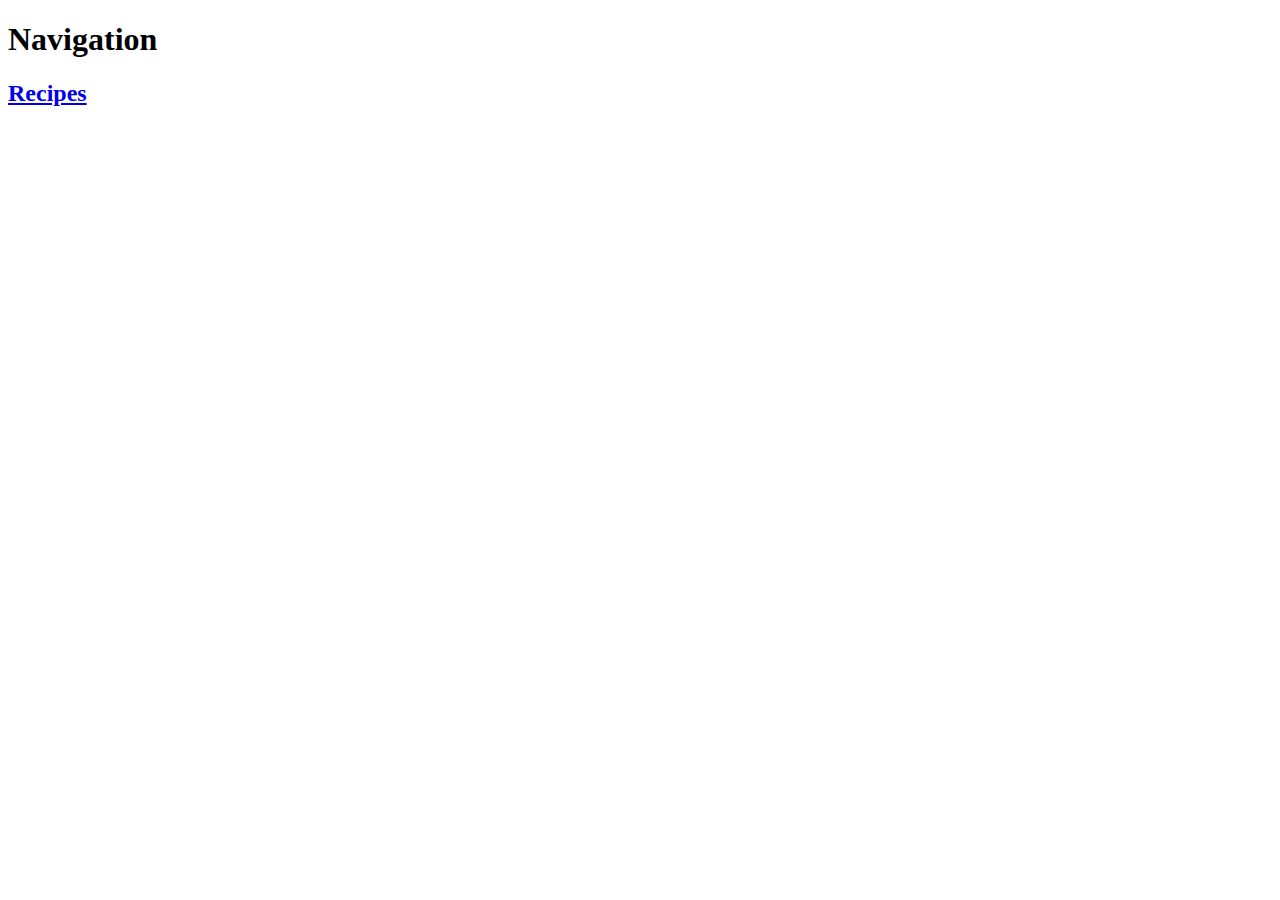
<file: Foundations/index.html>
<!DOCTYPE html>
<html lang="en">
  <head>
    <meta charset="UTF-8" />
    <meta http-equiv="X-UA-Compatible" content="IE=edge" />
    <meta name="viewport" content="width=device-width, initial-scale=1.0" />
    <title>Navigation</title>
  </head>
  <body>
    <h1>Navigation</h1>
    <a href="./Recipies/index.html">
      <h2>Recipes</h2>
    </a>
  </body>
</html>
</file>
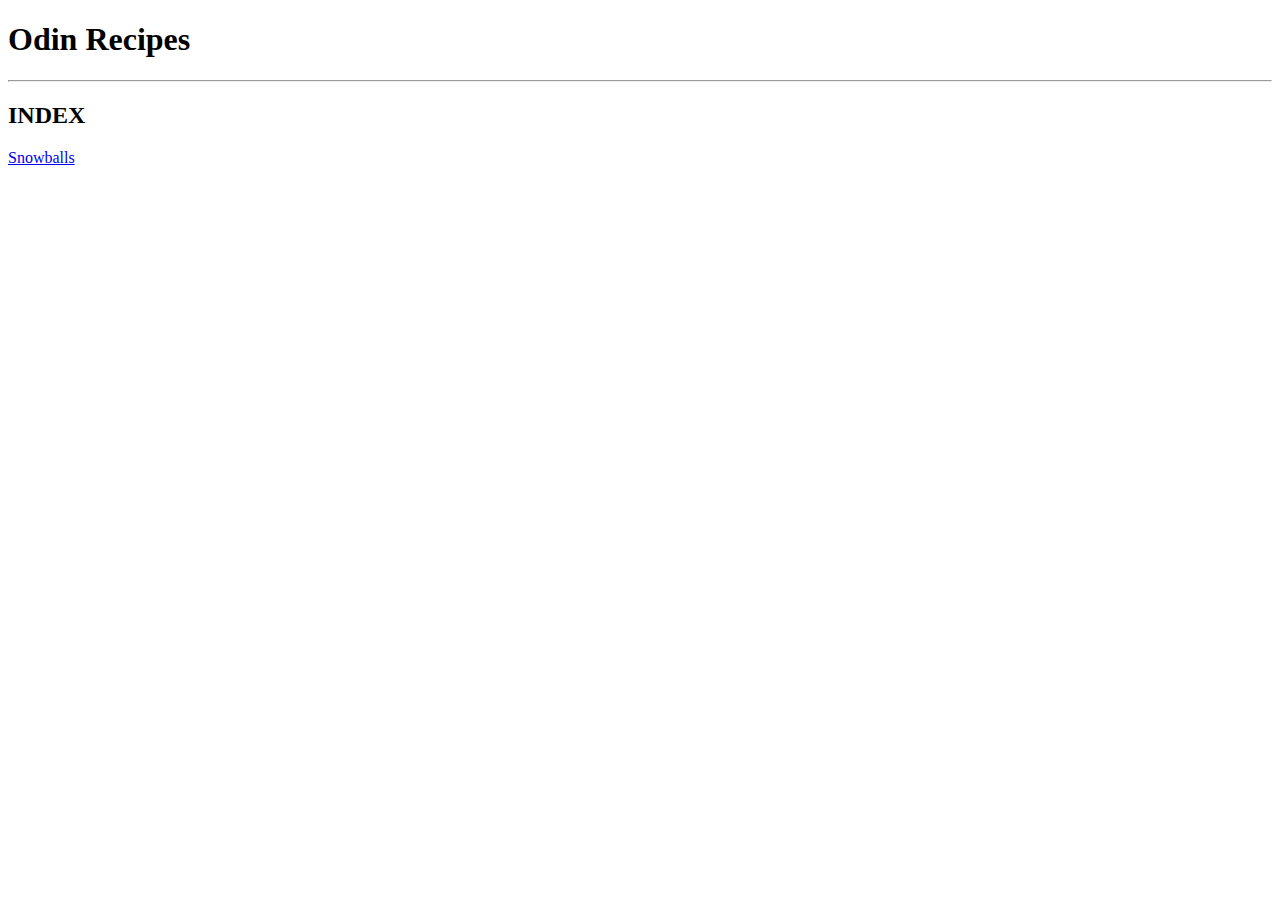
<file: Foundations/Recipies/index.html>
<!DOCTYPE html>
<html lang="en">
  <head>
    <meta charset="UTF-8" />
    <meta http-equiv="X-UA-Compatible" content="IE=edge" />
    <meta name="viewport" content="width=device-width, initial-scale=1.0" />
    <title>Recipes</title>
  </head>
  <body>
    <h1>Odin Recipes</h1>
    <hr />
    <h2>INDEX</h2>
    <a href="./Recipe/Snowballs.html">Snowballs</a>
  </body>
</html>
</file>
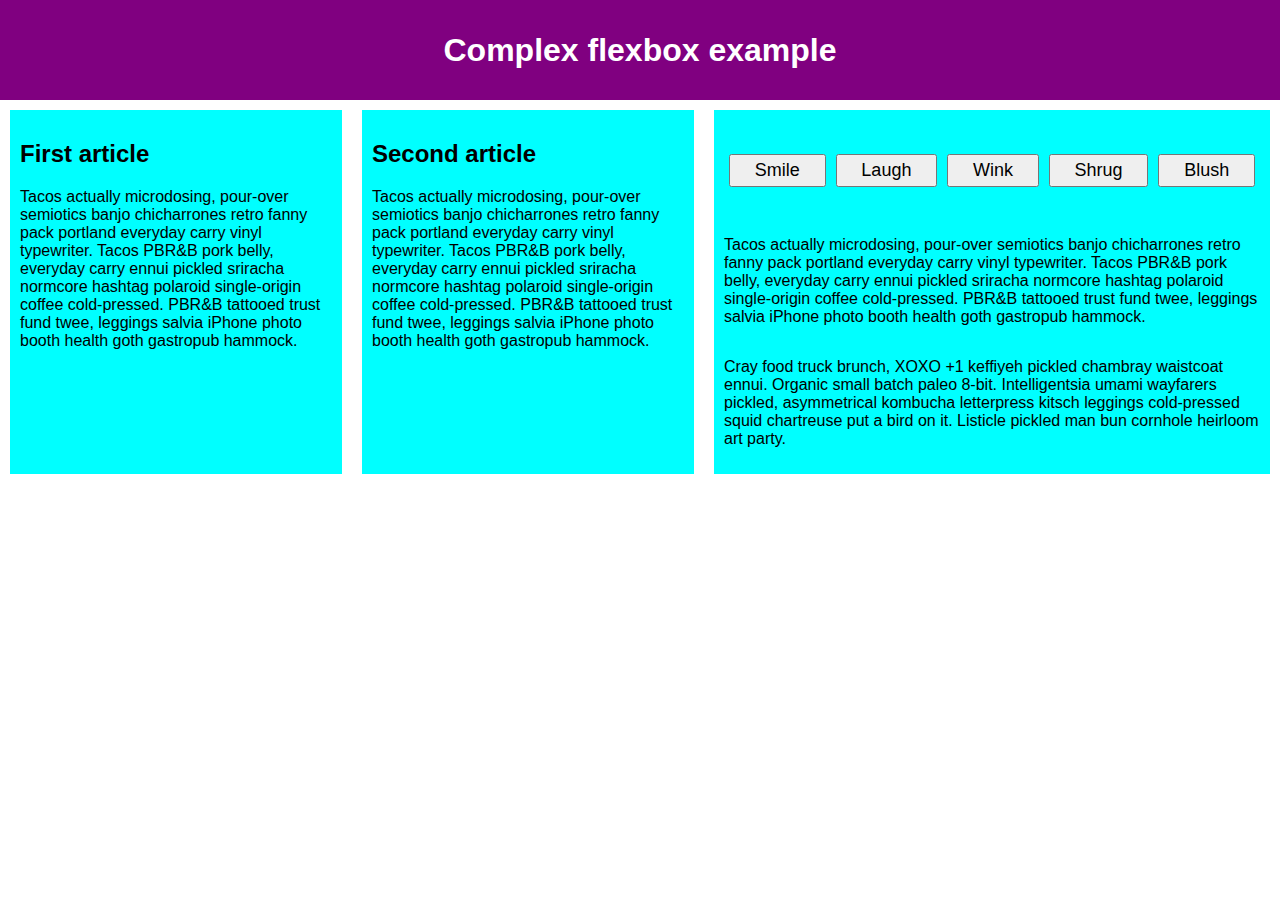
<file: Foundations/HTML/flexbox/index.html>
<!DOCTYPE html>
<html lang="en">
  <head>
    <meta charset="UTF-8" />
    <meta http-equiv="X-UA-Compatible" content="IE=edge" />
    <meta name="viewport" content="width=device-width, initial-scale=1.0" />
    <title>Document</title>
    <link rel="stylesheet" href="style.css" />
  </head>
  <body>
    <header>
      <h1>Complex flexbox example</h1>
    </header>

    <section>
      <article>
        <h2>First article</h2>

        <p>
          Tacos actually microdosing, pour-over semiotics banjo chicharrones
          retro fanny pack portland everyday carry vinyl typewriter. Tacos PBR&B
          pork belly, everyday carry ennui pickled sriracha normcore hashtag
          polaroid single-origin coffee cold-pressed. PBR&B tattooed trust fund
          twee, leggings salvia iPhone photo booth health goth gastropub
          hammock.
        </p>
      </article>

      <article>
        <h2>Second article</h2>

        <p>
          Tacos actually microdosing, pour-over semiotics banjo chicharrones
          retro fanny pack portland everyday carry vinyl typewriter. Tacos PBR&B
          pork belly, everyday carry ennui pickled sriracha normcore hashtag
          polaroid single-origin coffee cold-pressed. PBR&B tattooed trust fund
          twee, leggings salvia iPhone photo booth health goth gastropub
          hammock.
        </p>
      </article>

      <article>
        <div>
          <button>Smile</button>
          <button>Laugh</button>
          <button>Wink</button>
          <button>Shrug</button>
          <button>Blush</button>
        </div>
        <div>
          <p>
            Tacos actually microdosing, pour-over semiotics banjo chicharrones
            retro fanny pack portland everyday carry vinyl typewriter. Tacos
            PBR&B pork belly, everyday carry ennui pickled sriracha normcore
            hashtag polaroid single-origin coffee cold-pressed. PBR&B tattooed
            trust fund twee, leggings salvia iPhone photo booth health goth
            gastropub hammock.
          </p>
        </div>
        <div>
          <p>
            Cray food truck brunch, XOXO +1 keffiyeh pickled chambray waistcoat
            ennui. Organic small batch paleo 8-bit. Intelligentsia umami
            wayfarers pickled, asymmetrical kombucha letterpress kitsch leggings
            cold-pressed squid chartreuse put a bird on it. Listicle pickled man
            bun cornhole heirloom art party.
          </p>
        </div>
      </article>
    </section>
  </body>
</html>
</file>
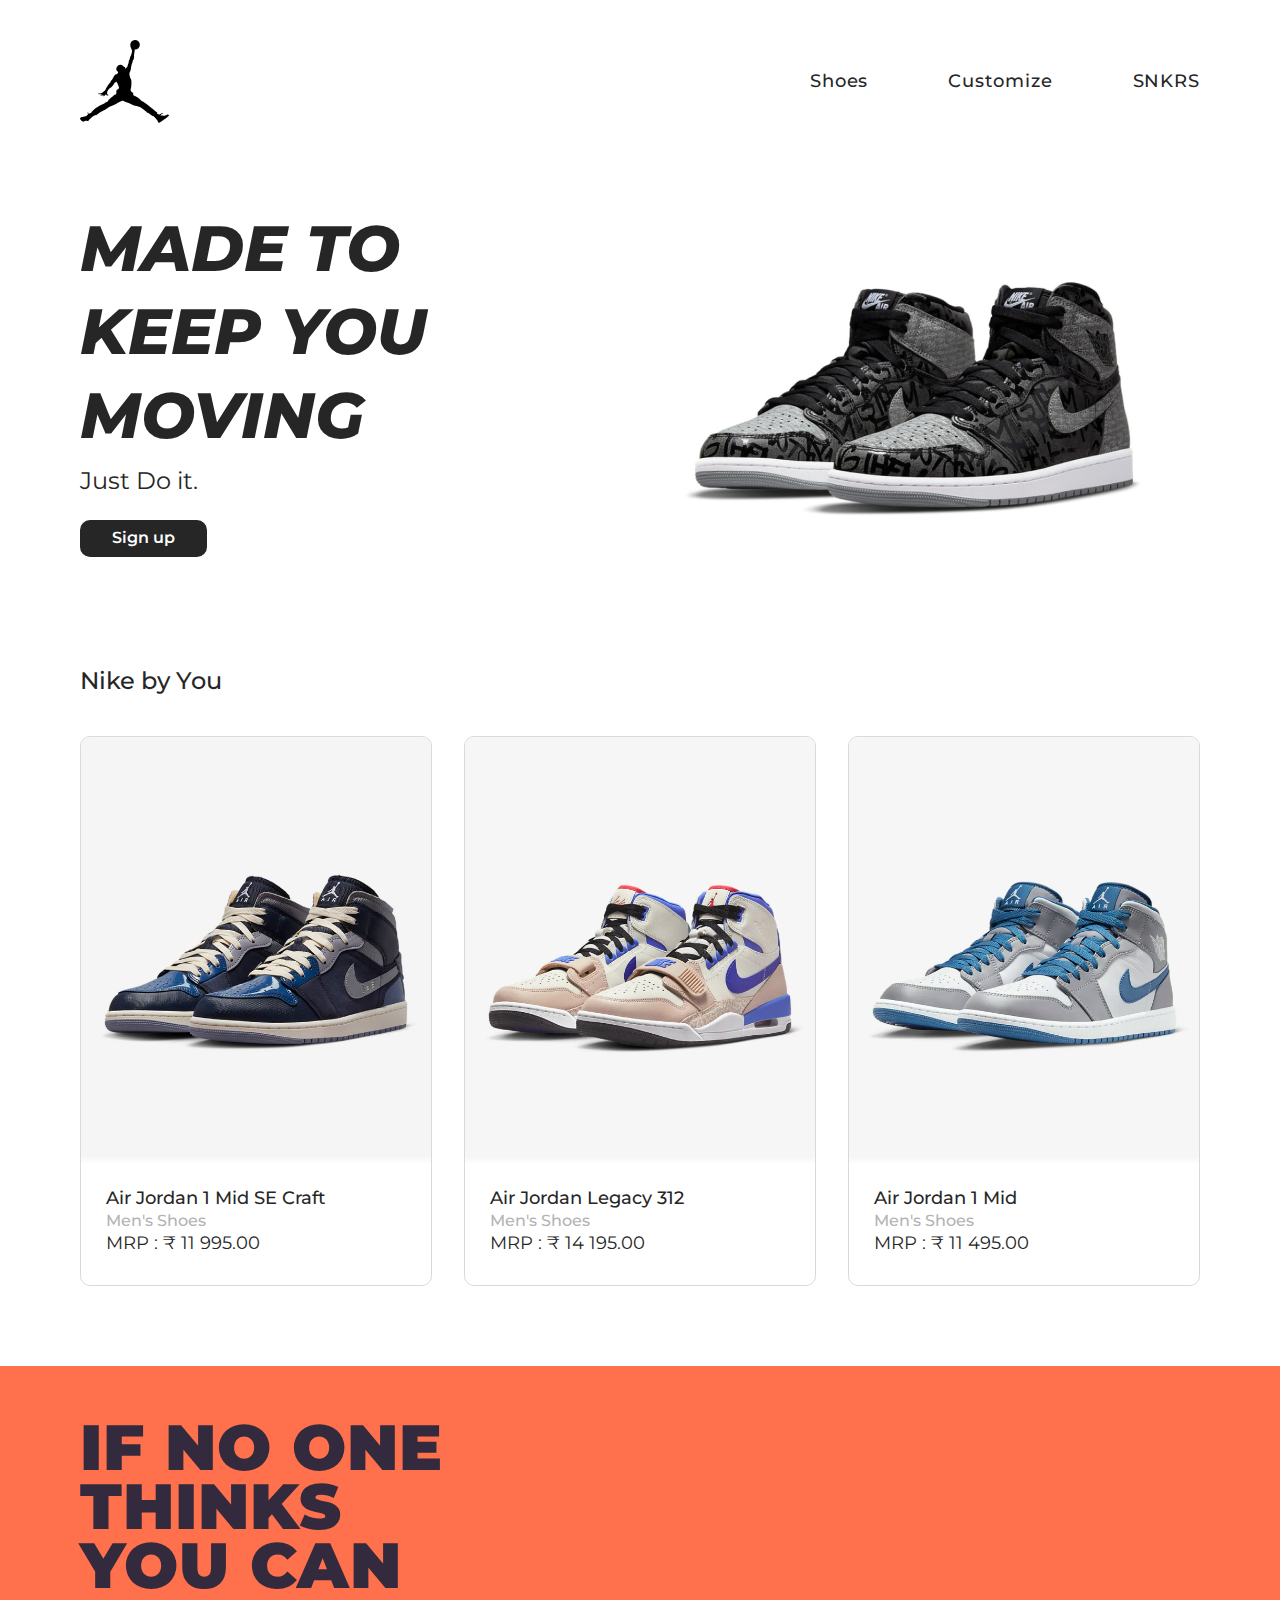
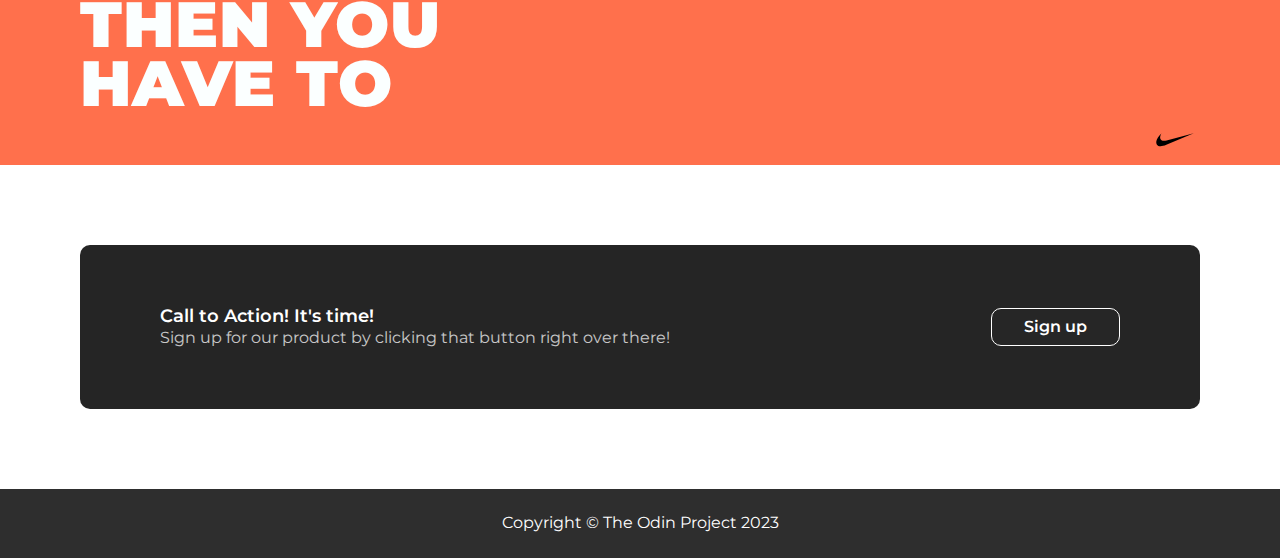
<file: Foundations/Projects/landing-page/index.html>
<!DOCTYPE html>
<html lang="en">
  <head>
    <meta charset="UTF-8" />
    <meta http-equiv="X-UA-Compatible" content="IE=edge" />
    <meta name="viewport" content="width=device-width, initial-scale=1.0" />
    <title>Landing Page</title>
    <link rel="preconnect" href="https://fonts.googleapis.com" />
    <link rel="preconnect" href="https://fonts.gstatic.com" crossorigin />
    <link
      href="https://fonts.googleapis.com/css2?family=Montserrat:ital,wght@0,400;0,500;0,600;0,900;1,800&display=swap"
      rel="stylesheet" />
    <link rel="stylesheet" href="style.css" />
  </head>
  <body>
    <header class="primary-header">
      <div class="container">
        <div class="nav-wrapper">
          <a href="#"><img src="./images/AirJordan.svg" alt="" /></a>
          <nav class="primary-navigation" id="primary-navigation">
            <ul aria-label="primary" role="list" class="nav-list">
              <li><a href="#">Shoes</a></li>
              <li><a href="#">Customize</a></li>
              <li><a href="#">SNKRS</a></li>
            </ul>
          </nav>
        </div>
      </div>
    </header>

    <main>
      <section class="margin-block-400">
        <div class="container">
          <div class="even-columns align-center">
            <div>
              <h1 class="fw-extrabold fs-xxl fs-italic txt-capital">
                Made to keep you moving
              </h1>
              <h2 class="fw-regular fs-l margin-top-50">Just Do it.</h2>
              <button class="button margin-block-100">Sign up</button>
            </div>

            <div>
              <img src="./images/hero-image.png" alt="hero-image" />
            </div>
          </div>
        </div>
      </section>

      <section class="margin-block-400">
        <div class="container">
          <h2 class="fw-medium fs-l margin-block-200">Nike by You</h2>
          <div class="even-columns space-between">
            <div class="card">
              <!-- <img
                class="card-image"
                src="./images/Air Jordan 1 Mid SE Craft.png"
                alt="mid-craft" /> -->
              <div
                class="card-image"
                style="
                  background-image: url('./images/Air Jordan 1 Mid SE Craft.png');
                "></div>
              <div class="card-info">
                <h1 class="fw-medium fs-m">Air Jordan 1 Mid SE Craft</h1>
                <h5 class="fw-medium fs-sm" style="color: #b3b3b3">
                  Men's Shoes
                </h5>
                <h2 class="fw-regular fs-m">MRP : ₹ 11 995.00</h2>
              </div>
            </div>

            <div class="card">
              <!-- <img
                class="card-image"
                src="./images/Air Jordan Legacy 312.png"
                alt="Legacy-312" /> -->

              <div
                class="card-image"
                style="
                  background-image: url('./images/Air Jordan Legacy 312.png');
                "></div>
              <div class="card-info">
                <h1 class="fw-medium fs-m">Air Jordan Legacy 312</h1>
                <h5 class="fw-medium fs-sm" style="color: #b3b3b3">
                  Men's Shoes
                </h5>
                <h2 class="fw-regular fs-m">MRP : ₹ 14 195.00</h2>
              </div>
            </div>

            <div class="card">
              <!-- <img
                class="card-image"
                src="./images/Air Jordan 1 Mid.png"
                alt="" /> -->

              <div
                class="card-image"
                style="
                  background-image: url('./images/Air Jordan 1 Mid.png');
                "></div>
              <div class="card-info">
                <h1 class="fw-medium fs-m">Air Jordan 1 Mid</h1>
                <h5 class="fw-medium fs-sm" style="color: #b3b3b3">
                  Men's Shoes
                </h5>
                <h2 class="fw-regular fs-m">MRP : ₹ 11 495.00</h2>
              </div>
            </div>
          </div>
        </div>
      </section>

      <section class="margin-block-400 | quote">
        <div class="container">
          <div class="even-columns space-between">
            <h1 class="fw-black fs-xxl txt-capital | quote-text">
              If No one thinks you can <span>Then you have to</span>
            </h1>
            <img
              style="margin-top: auto"
              src="./images/Nike.svg"
              alt="nike-logo" />
          </div>
        </div>
      </section>

      <section class="margin-block-400">
        <div class="container">
          <div class="even-columns space-between align-center | cta">
            <div>
              <h2 class="fw-semibold fs-m">Call to Action! It's time!</h2>
              <p class="fw-regular fs-sm" style="opacity: 0.75">
                Sign up for our product by clicking that button right over
                there!
              </p>
            </div>
            <button class="button" data-type="outline">Sign up</button>
          </div>
        </div>
      </section>
    </main>
    <footer class="even-columns justify-center">
      <p>Copyright © The Odin Project 2023</p>
    </footer>
  </body>
</html>
</file>
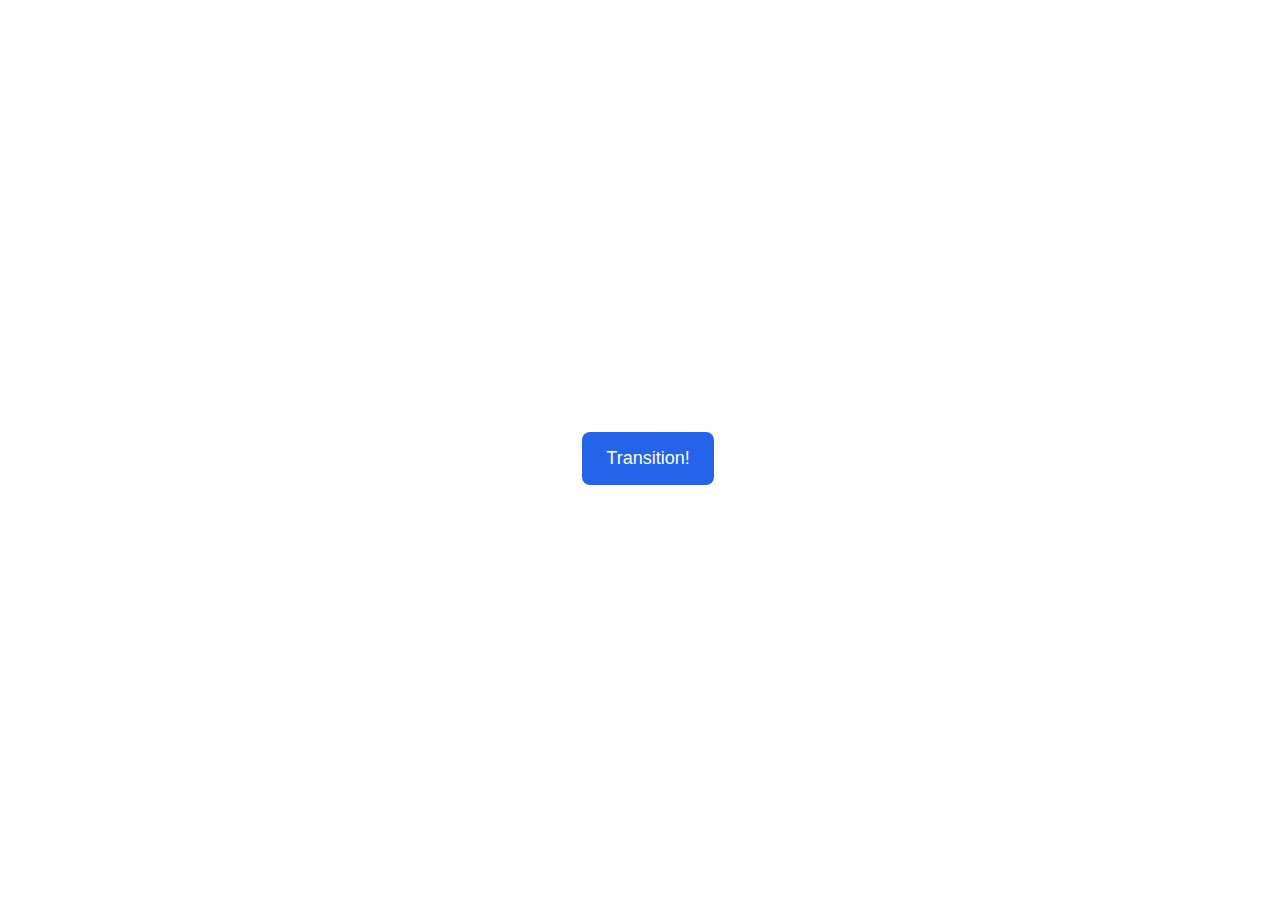
<file: Foundations/CSS/css-exercises/animation/01-button-hover/index.html>
<!DOCTYPE html>
<html lang="en">
  <head>
    <meta charset="UTF-8" />
    <meta http-equiv="X-UA-Compatible" content="IE=edge" />
    <meta name="viewport" content="width=device-width, initial-scale=1.0" />
    <title>Button Hover</title>
    <link rel="stylesheet" href="style.css" />
  </head>
  <body>
    <div id="transition-container">
      <button>Transition!</button>
    </div>
  </body>
</html>
</file>
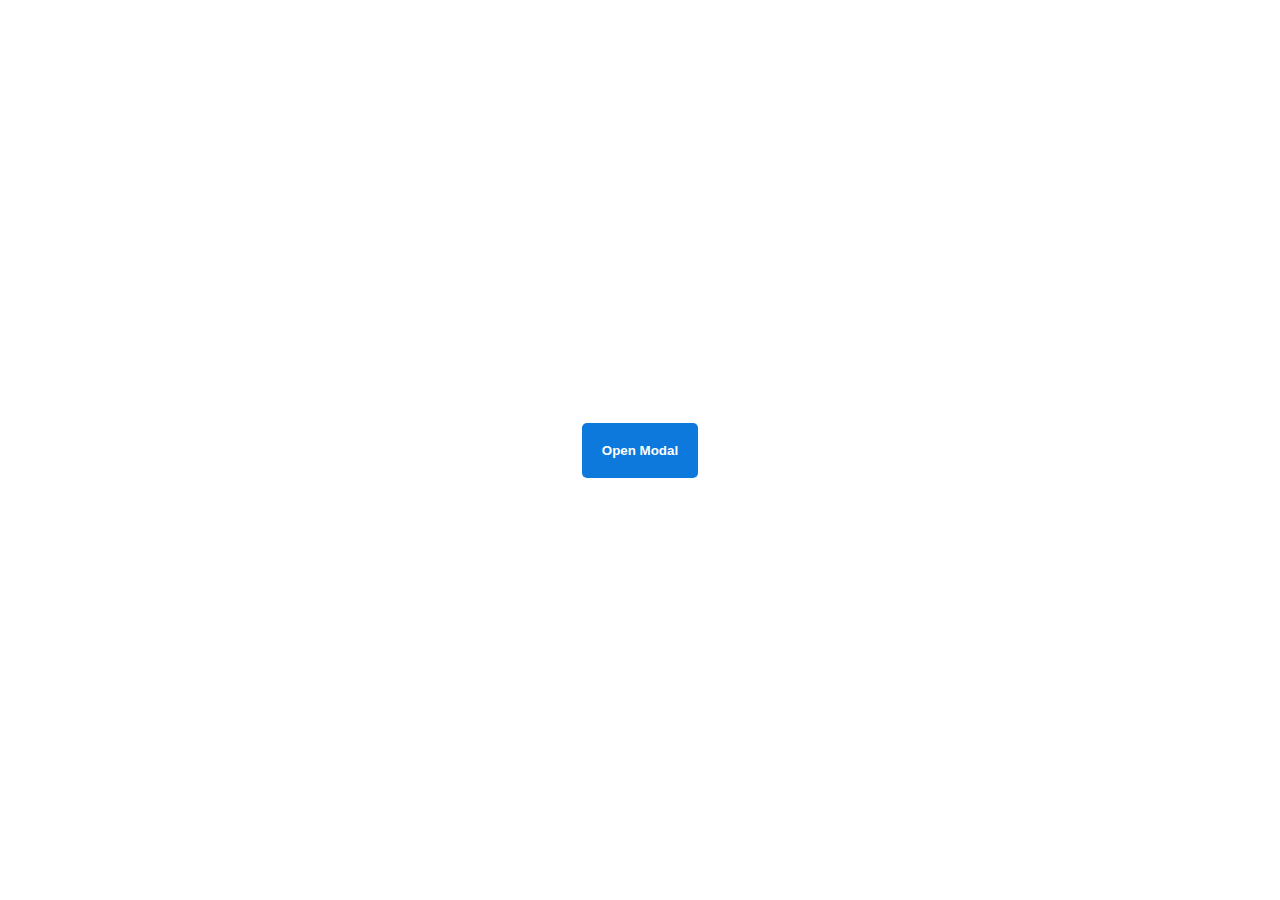
<file: Foundations/CSS/css-exercises/animation/02-pop-up/index.html>
<!DOCTYPE html>
<html lang="en">
  <head>
    <meta charset="UTF-8" />
    <meta http-equiv="X-UA-Compatible" content="IE=edge" />
    <meta name="viewport" content="width=device-width, initial-scale=1.0" />
    <title>Popup</title>
    <link rel="stylesheet" href="style.css" />
  </head>
  <body>
    <div class="backdrop"></div>
    <div class="popup-modal">
      <h1>Look at me!</h1>
      <p>I'm a pop up dialog!</p>
      <button id="close-modal">Close Modal</button>
    </div>
    <div class="button-container">
      <button id="trigger-modal">Open Modal</button>
    </div>
    <script src="script.js"></script>
  </body>
</html>
</file>
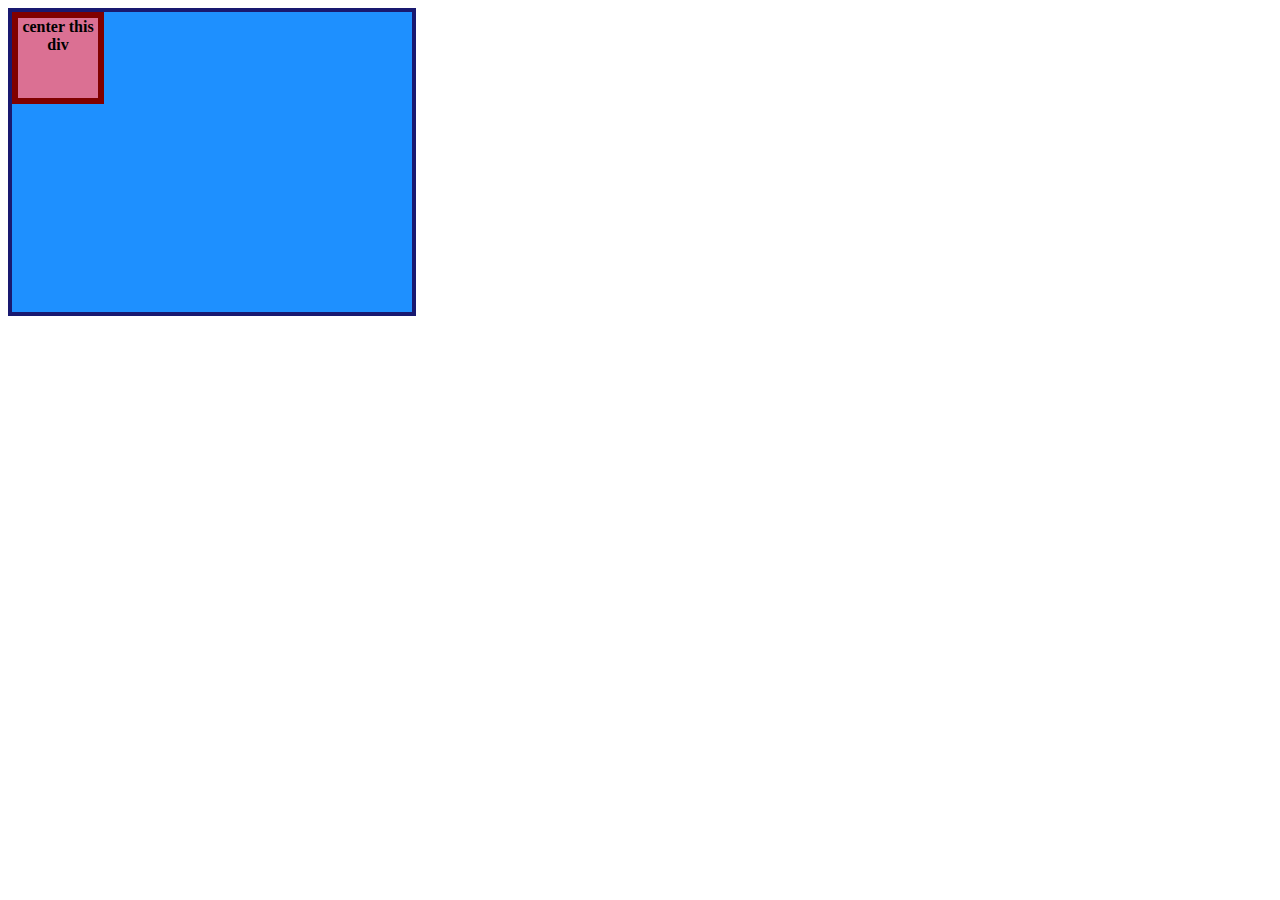
<file: Foundations/CSS/css-exercises/flex/01-flex-center/index.html>
<!DOCTYPE html>
<html lang="en">
  <head>
    <meta charset="UTF-8">
    <meta http-equiv="X-UA-Compatible" content="IE=edge">
    <meta name="viewport" content="width=device-width, initial-scale=1.0">
    <title>CENTER THIS DIV</title>
    <link rel="stylesheet" href="style.css">
  </head>
  <body>
    <div class="container">
      <div class="box">center this div</div>
    </div>
  </body>
</html>
</file>
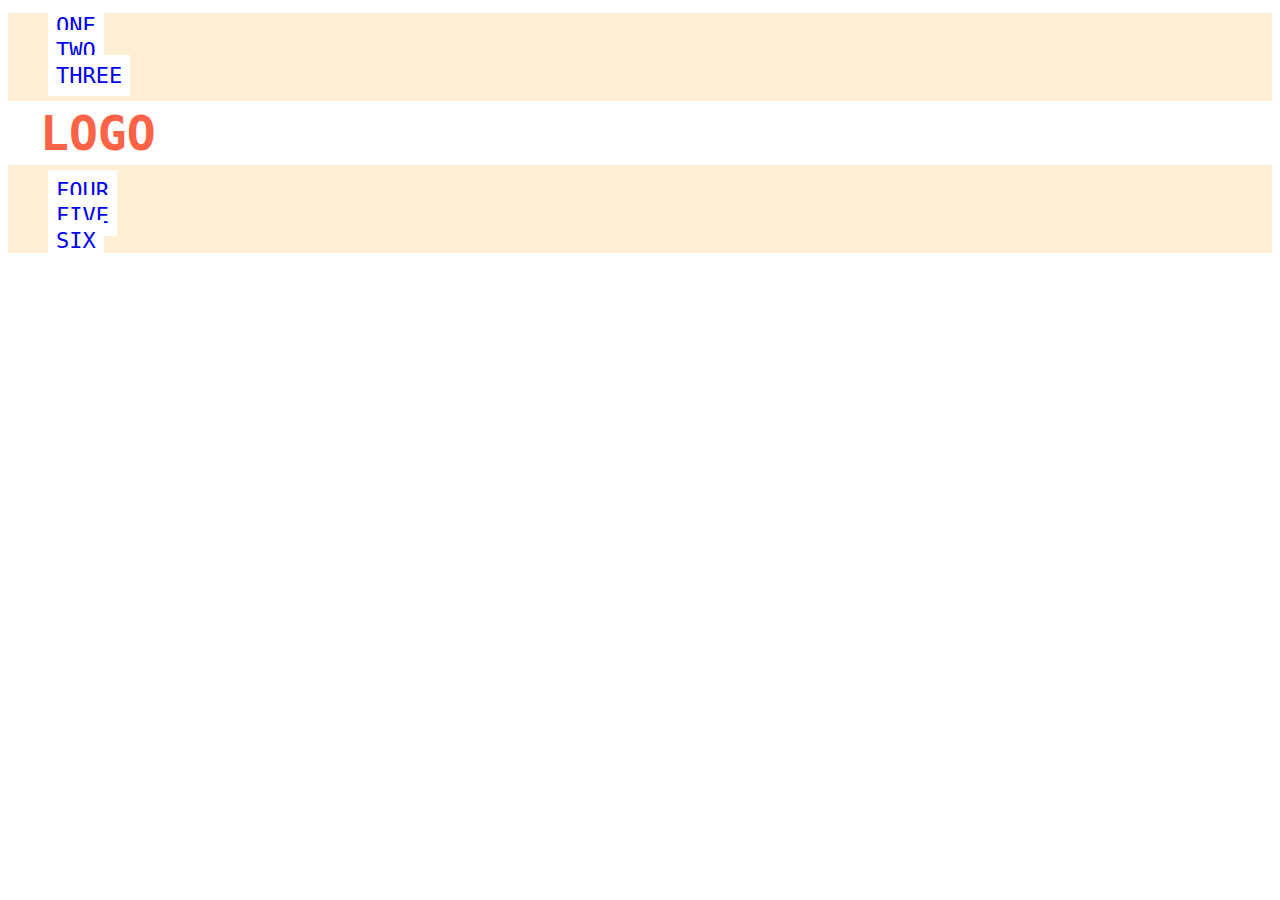
<file: Foundations/CSS/css-exercises/flex/02-flex-header/index.html>
<!DOCTYPE html>
<html lang="en">
  <head>
    <meta charset="UTF-8">
    <meta http-equiv="X-UA-Compatible" content="IE=edge">
    <meta name="viewport" content="width=device-width, initial-scale=1.0">
    <title>Flex Header</title>
    <link rel="stylesheet" href="style.css">
  </head>
  <body>
    <div class="header">
      <div class="left-links">
        <ul>
          <li><a href="#">ONE</a></li>
          <li><a href="#">TWO</a></li>
          <li><a href="#">THREE</a></li>
        </ul>
      </div>
      <div class="logo">LOGO</div>
      <div class="right-links">
        <ul>
          <li><a href="#">FOUR</a></li>
          <li><a href="#">FIVE</a></li>
          <li><a href="#">SIX</a></li>
        </ul>
      </div>
    </div>
  </body>
</html>
</file>
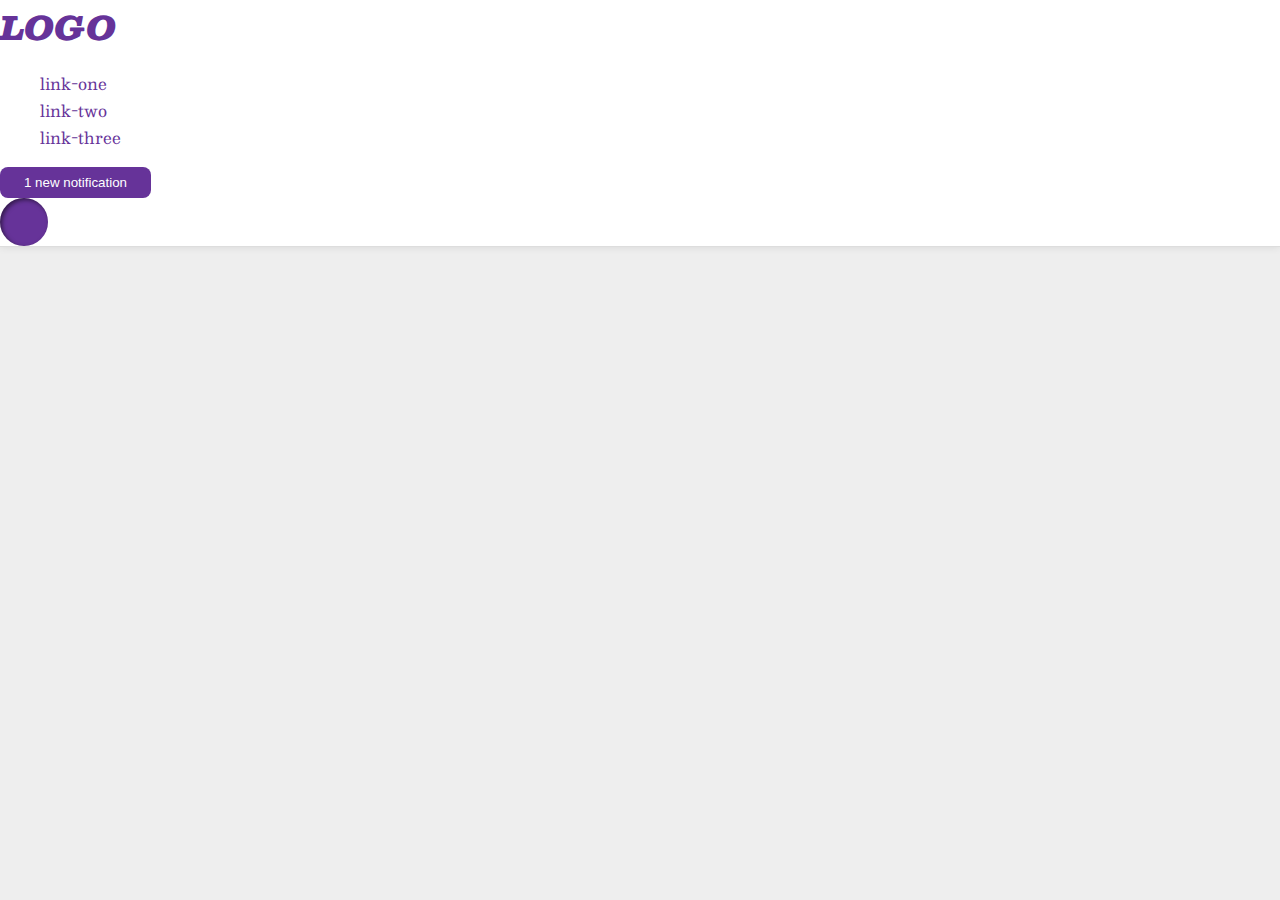
<file: Foundations/CSS/css-exercises/flex/03-flex-header-2/index.html>
<!DOCTYPE html>
<html lang="en">
  <head>
    <meta charset="UTF-8">
    <meta http-equiv="X-UA-Compatible" content="IE=edge">
    <meta name="viewport" content="width=device-width, initial-scale=1.0">
    <title>Flex Header 2</title>
    <link rel="stylesheet" href="style.css">
  </head>
  <body>
    <div class="header">
      <div class="logo">
        LOGO
      </div>
      <ul class="links">
        <li><a href="google.com">link-one</a></li>
        <li><a href="google.com">link-two</a></li>
        <li><a href="google.com">link-three</a></li>
      </ul>
      <button class="notifications">
        1 new notification
      </button>
      <div class="profile-image"></div>
    </div>
  </body>
</html>
</file>
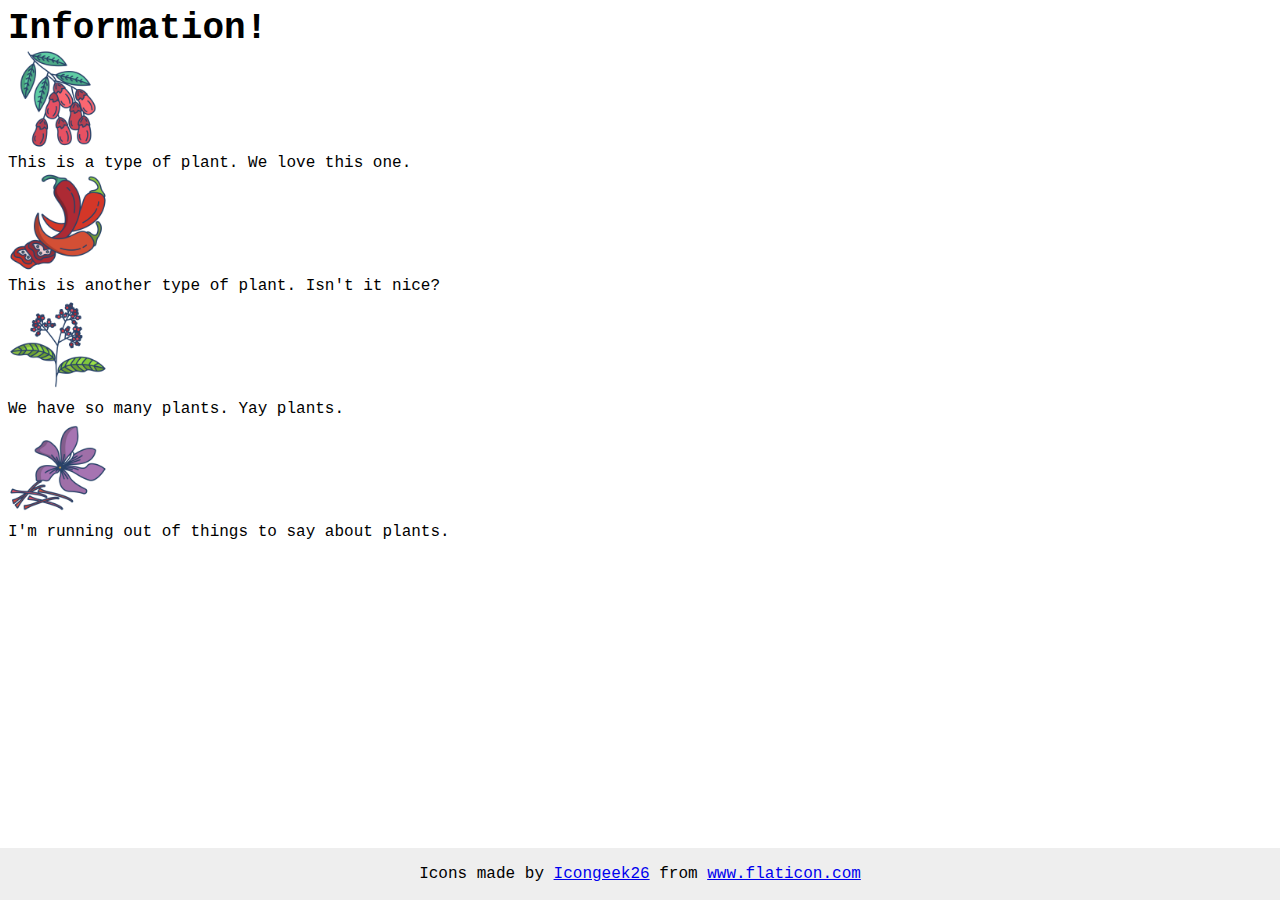
<file: Foundations/CSS/css-exercises/flex/04-flex-information/index.html>
<!DOCTYPE html>
<html lang="en">
  <head>
    <meta charset="UTF-8">
    <meta http-equiv="X-UA-Compatible" content="IE=edge">
    <meta name="viewport" content="width=device-width, initial-scale=1.0">
    <title>Information</title>
    <link rel="stylesheet" href="style.css">
  </head>
  <body>
    <div class="title">Information!</div>

    <img src="./images/barberry.png" alt="barberry">
    <div class="text">This is a type of plant. We love this one.</div>

    <img src="./images/chilli.png" alt="chili">
    <div class="text">This is another type of plant. Isn't it nice?</div>

    <img src="./images/pepper.png" alt="pepper">
    <div class="text">We have so many plants. Yay plants.</div>

    <img src="./images/saffron.png" alt="saffron">
    <div class="text">I'm running out of things to say about plants.</div>

    <!-- disregard this section, it's here to give attribution to the creator of these icons -->
    <div class="footer">
      <div>Icons made by <a href="https://www.flaticon.com/authors/icongeek26" title="Icongeek26">Icongeek26</a> from <a href="https://www.flaticon.com/" title="Flaticon">www.flaticon.com</a></div>
    </div>
  </body>
</html>
</file>
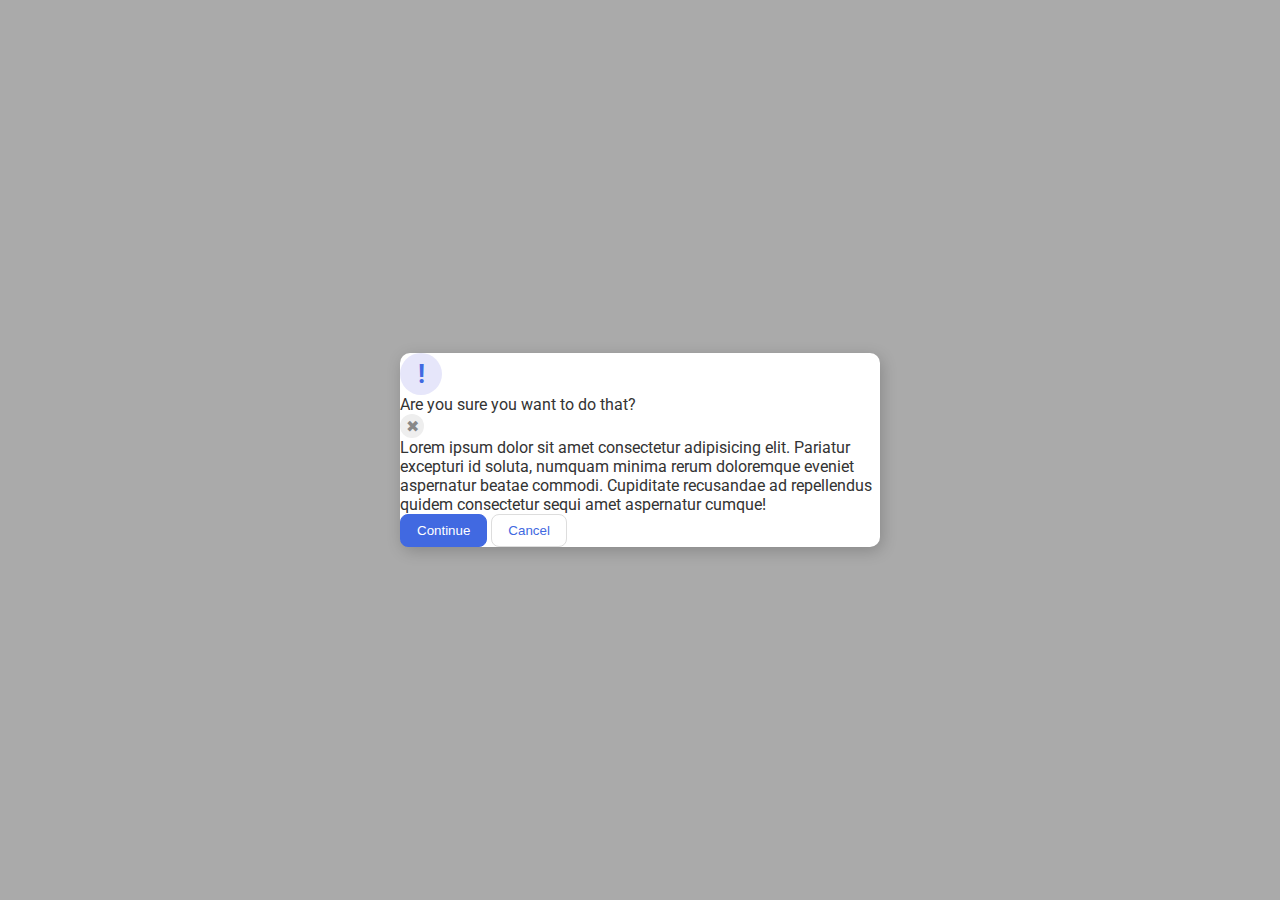
<file: Foundations/CSS/css-exercises/flex/05-flex-modal/index.html>
<!DOCTYPE html>
<html lang="en">
  <head>
    <meta charset="UTF-8">
    <meta http-equiv="X-UA-Compatible" content="IE=edge">
    <meta name="viewport" content="width=device-width, initial-scale=1.0">
    <link rel="stylesheet" href="style.css">
    <title>Modal</title>
  </head>
  <body>
    <div class="modal">
      <div class="icon">!</div>
      <div class="header">Are you sure you want to do that?</div>
      <div class="close-button">✖</div>
      <div class="text">Lorem ipsum dolor sit amet consectetur adipisicing elit. Pariatur excepturi id soluta, numquam minima rerum doloremque eveniet aspernatur beatae commodi. Cupiditate recusandae ad repellendus quidem consectetur sequi amet aspernatur cumque!</div>
      <button class="continue">Continue</button>
      <button class="cancel">Cancel</button>
    </div>
  </body>
</html>
</file>
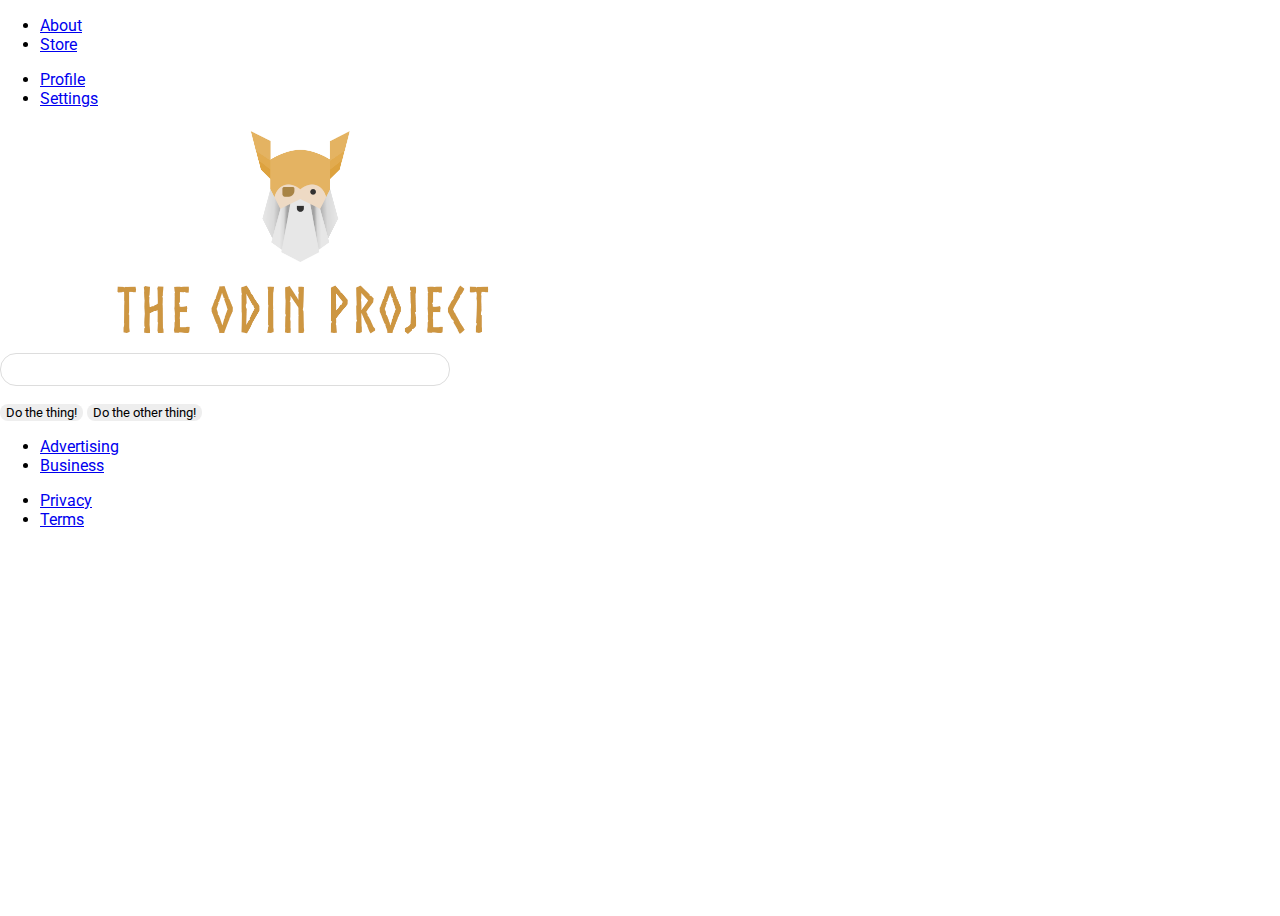
<file: Foundations/CSS/css-exercises/flex/06-flex-layout/index.html>
<!DOCTYPE html>
<html lang="en">
  <head>
    <meta charset="UTF-8">
    <meta http-equiv="X-UA-Compatible" content="IE=edge">
    <meta name="viewport" content="width=device-width, initial-scale=1.0">
    <title>LAYOUT</title>
    <link rel="stylesheet" href="./style.css">
  </head>
  <body>
    <div class="header">
      <ul class="left-links">
        <li><a href="#">About</a></li>
        <li><a href="#">Store</a></li>
      </ul>
      <ul class="right-links">
        <li><a href="#">Profile</a></li>
        <li><a href="#">Settings</a></li>
      </ul>
    </div>
    <div class="content">
      <img src="./logo.png" alt="Project logo. Represents odin with the project name.">
      <div class="input">
        <input type="text">
      </div>
      <div class="buttons">
        <button>Do the thing!</button>
        <button>Do the other thing!</button>
      </div>
    </div>
    <div class="footer">
      <ul class="left-links">
        <li><a href="#">Advertising</a></li>
        <li><a href="#">Business</a></li>
      </ul>
      <ul class="right-links">
        <li><a href="#">Privacy</a></li>
        <li><a href="#">Terms</a></li>
      </ul>
    </div>
  </body>
</html>
</file>
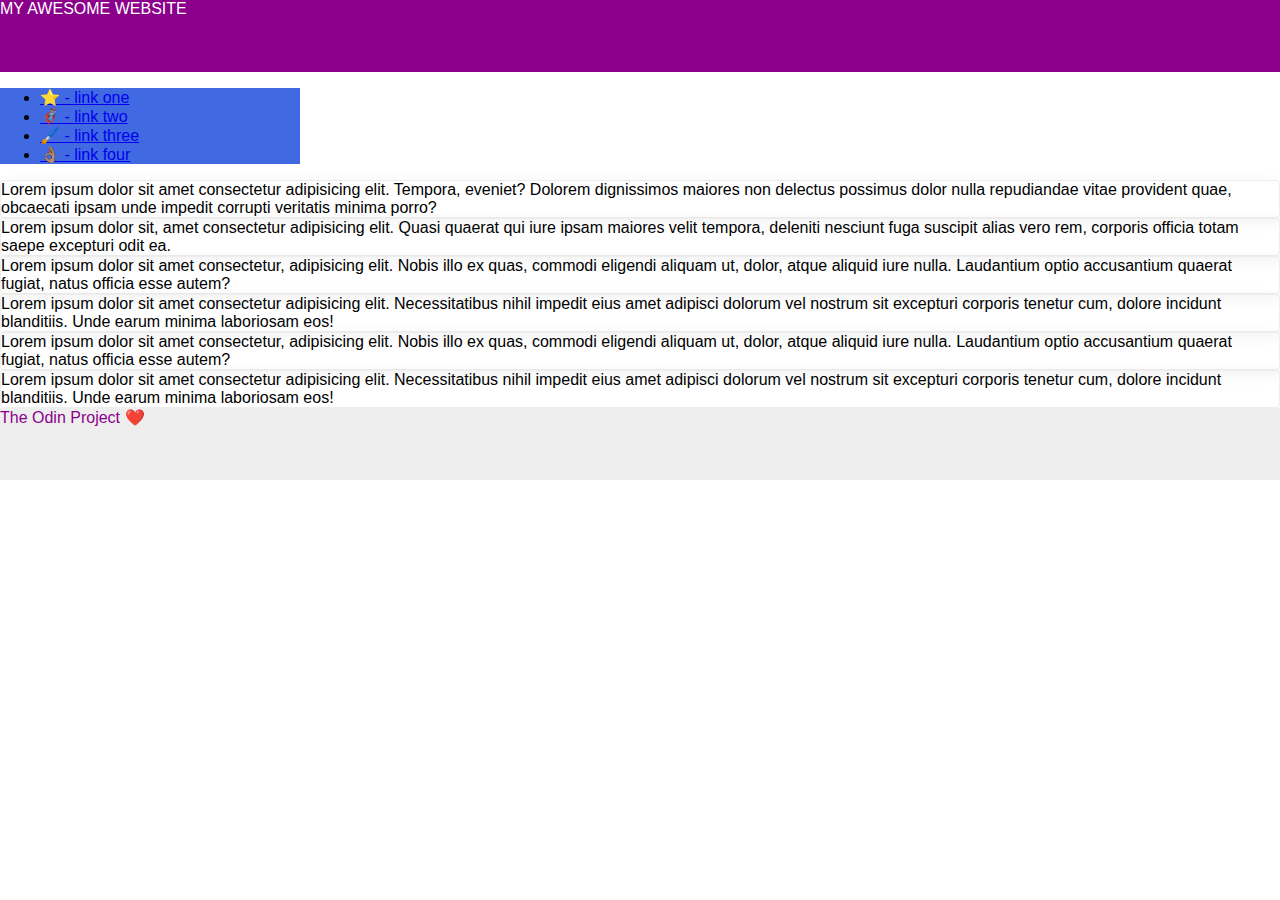
<file: Foundations/CSS/css-exercises/flex/07-flex-layout-2/index.html>
<!DOCTYPE html>
<html lang="en">
  <head>
    <meta charset="UTF-8">
    <meta http-equiv="X-UA-Compatible" content="IE=edge">
    <meta name="viewport" content="width=device-width, initial-scale=1.0">
    <title>The Holy Grail</title>
    <link rel="stylesheet" href="style.css">
  </head>
  <body>
    <div class="header">
      MY AWESOME WEBSITE
    </div>
    
    <div class="sidebar">
      <ul>
        <li><a href="#">⭐ - link one</a></li>
        <li><a href="#">🦸🏽‍♂️ - link two</a></li>
        <li><a href="#">🖌️ - link three</a></li>
        <li><a href="#">👌🏽 - link four</a></li>
      </ul>
    </div>

    <div class="card">Lorem ipsum dolor sit amet consectetur adipisicing elit. Tempora, eveniet? Dolorem dignissimos maiores non delectus possimus dolor nulla repudiandae vitae provident quae, obcaecati ipsam unde impedit corrupti veritatis minima porro?</div>
    <div class="card">Lorem ipsum dolor sit, amet consectetur adipisicing elit. Quasi quaerat qui iure ipsam maiores velit tempora, deleniti nesciunt fuga suscipit alias vero rem, corporis officia totam saepe excepturi odit ea.</div>
    <div class="card">Lorem ipsum dolor sit amet consectetur, adipisicing elit. Nobis illo ex quas, commodi eligendi aliquam ut, dolor, atque aliquid iure nulla. Laudantium optio accusantium quaerat fugiat, natus officia esse autem?</div>
    <div class="card">Lorem ipsum dolor sit amet consectetur adipisicing elit. Necessitatibus nihil impedit eius amet adipisci dolorum vel nostrum sit excepturi corporis tenetur cum, dolore incidunt blanditiis. Unde earum minima laboriosam eos!</div>
    <div class="card">Lorem ipsum dolor sit amet consectetur, adipisicing elit. Nobis illo ex quas, commodi eligendi aliquam ut, dolor, atque aliquid iure nulla. Laudantium optio accusantium quaerat fugiat, natus officia esse autem?</div>
    <div class="card">Lorem ipsum dolor sit amet consectetur adipisicing elit. Necessitatibus nihil impedit eius amet adipisci dolorum vel nostrum sit excepturi corporis tenetur cum, dolore incidunt blanditiis. Unde earum minima laboriosam eos!</div>
    
    <div class="footer">
      The Odin Project ❤️
    </div>
  </body>
</html>
</file>
<file: Foundations/HTML/flexbox/style.css>
html {
  font-family: sans-serif;
}

body {
  margin: 0;
}

header {
  background: purple;
  height: 100px;
}

h1 {
  text-align: center;
  color: white;
  line-height: 100px;
  margin: 0;
}

article {
  padding: 10px;
  margin: 10px;
  background: aqua;
}

/* Add your flexbox CSS below here */

section {
  display: flex;
}

article {
  flex: 1 200px;
}

article:nth-of-type(3) {
  flex: 3 200px;
  display: flex;
  flex-flow: column;
}

article:nth-of-type(3) div:first-child {
  flex: 1 100px;
  display: flex;
  flex-flow: row wrap;
  align-items: center;
  justify-content: space-around;
}

button {
  flex: 1 auto;
  margin: 5px;
  font-size: 18px;
  line-height: 1.5;
}

article {
  flex: 1 200px;
}

article:nth-of-type(3) {
  flex: 3 200px;
  display: flex;
  flex-flow: column;
}

article:nth-of-type(3) div:first-child {
  flex: 1 100px;
  display: flex;
  flex-flow: row wrap;
  align-items: center;
  justify-content: space-around;
}

button {
  flex: 1 auto;
  margin: 5px;
  font-size: 18px;
  line-height: 1.5;
}
</file>
<file: Foundations/Projects/landing-page/style.css>
:root {
  --clr-primary-400: hsla(0, 0%, 15%, 1);
  --clr-neutral-100: hsla(0, 0%, 100%);

  --ff-primary: "Montserrat", sans-serif;

  --ff-body: var(--ff-primary);
  --ff-heading: var(--ff-primary);

  --fw-black: 900;
  --fw-Extrabold: 800;
  --fw-semibold: 600;
  --fw-medium: 500;
  --fw-regular: 400;

  --fs-xxl: 4rem;
  --fs-xl: 3rem;
  --fs-l: 1.5rem;
  --fs-m: 1.125rem;
  --fs-sm: 1rem;
  --fs-xs: 0.625rem;

  --size-50: 0.5rem;
  --size-100: 1.5rem;
  --size-200: 2.5rem;
  --size-400: 5rem;
  --size-800: 12.5rem;
}

/* Andy Bell Reset */
/* Box sizing rules */
*,
*::before,
*::after {
  box-sizing: border-box;
}

/* Remove default margin */
body,
h1,
h2,
h3,
h4,
p,
figure,
blockquote,
dl,
dd {
  margin: 0;
}

/* Remove list styles on ul, ol elements with a list role, which suggests default styling will be removed */
ul[role="list"],
ol[role="list"] {
  list-style: none;
}

/* Set core root defaults */
html:focus-within {
  scroll-behavior: smooth;
}

/* Set core body defaults */
body {
  text-rendering: optimizeSpeed;
  line-height: 1.3;
}

/* A elements that don't have a class get default styles */
a:not([class]) {
  text-decoration-skip-ink: auto;
}

/* Make images easier to work with */
img,
picture {
  max-width: 100%;
  display: block;
}

/* Inherit fonts for inputs and buttons */
input,
button,
textarea,
select {
  font: inherit;
}

/* Remove all animations, transitions and smooth scroll for people that prefer not to see them */
@media (prefers-reduced-motion: reduce) {
  html:focus-within {
    scroll-behavior: auto;
  }

  *,
  *::before,
  *::after {
    animation-duration: 0.01ms !important;
    animation-iteration-count: 1 !important;
    transition-duration: 0.01ms !important;
    scroll-behavior: auto !important;
  }
}

* {
  margin: 0;
  padding: 0;
  font: inherit;
  /* font:inherit ; - Helps to reset all the font styling */
}

/* Geneal Styling*/
body {
  font-family: var(--ff-body);
  color: var(--clr-primary-400);
}

/* Utility classes */

.fw-black {
  font-weight: var(--fw-black);
}

.fw-extrabold {
  font-weight: var(--fw-Extrabold);
}

.fw-semibold {
  font-weight: var(--fw-semibold);
}

.fw-medium {
  font-weight: var(--fw-medium);
}

.fw-regular {
  font-weight: var(--fw-regular);
}

.fs-xxl {
  font-size: var(--fs-xxl);
}

.fs-xl {
  font-size: var(--fs-xl);
}

.fs-l {
  font-size: var(--fs-l);
}

.fs-m {
  font-size: var(--fs-m);
}

.fs-sm {
  font-size: var(--fs-sm);
}

.fs-xs {
  font-size: var(--fs-xs);
}

.txt-capital {
  text-transform: uppercase;
}

.fs-italic {
  font-style: italic;
}

.margin-block-400 {
  margin-block: var(--size-400);
}

.margin-block-200 {
  margin-block: var(--size-200);
}

.margin-block-100 {
  margin-block: var(--size-100);
}
.margin-top-50 {
  margin-top: var(--size-50);
}
.container {
  --max-width: 1440px;
  --padding: var(--size-400);

  width: min(var(--max-width), 100% - (var(--padding) * 2));
  /* Padding * 2 because we have to consider both sides. 
  1 times means removing 0.5rem from both sides */
  margin-inline: auto;
}

.even-columns {
  display: flex;
  gap: 2rem;
}

.align-center {
  align-items: center;
}

.justify-center {
  justify-content: center;
}

.space-between {
  justify-content: space-between;
}

/* Button */

.button {
  display: inline-flex;
  cursor: pointer;
  border: 0;
  border-radius: 10px;
  padding: 0.5rem 2rem;
  font-weight: var(--fw-semibold);
  color: var(--clr-neutral-100);
  background-color: var(--clr-primary-400);
}

.button[data-type="outline"] {
  border: 1px solid var(--clr-neutral-100);
}

/* For Large screens */
@media (min-width: 50em) {
  .even-columns {
    grid-auto-flow: column;
    grid-auto-columns: 1fr;
  }
}

/* Navigation */

.primary-header {
  padding-top: var(--size-200);
}

.nav-wrapper {
  display: flex;
  align-items: center;
  justify-content: space-between;
}

.nav-list {
  display: flex;
  gap: var(--size-400);
}

.nav-list a {
  text-decoration: none;
  font-size: var(--fs-m);
  color: var(--clr-primary-400);
  font-weight: var(--fw-medium);
  letter-spacing: 0.05em;
}

.card {
  border: 1px solid #d9d9d9;
  border-radius: 10px;
  overflow: hidden;
  width: 100%;
}

.card-image {
  height: 420px;
  background: transparent no-repeat center;
  background-size: cover;
  box-shadow: 0px 4px 4px rgba(245, 245, 245, 0.8);
}

.card-info {
  padding: 30px 25px;
}

.quote {
  background-color: #ff704c;
  color: #342a3e;
}

.quote-text {
  width: 385px;
  padding: 52px 0px;
  line-height: 59px;
  letter-spacing: 0.015em;
}

.quote-text > span {
  color: #fbffff;
}

/* CTA */

.cta {
  background: #252525;
  color: var(--clr-neutral-100);
  padding: 60px 80px;
  border-radius: 10px;
}

footer {
  background: #2e2e2e;
  color: var(--clr-neutral-100);
  padding-block: var(--size-100);
}
</file>
<file: Foundations/CSS/css-exercises/animation/01-button-hover/style.css>
#transition-container {
  width: 100vw;
  height: 100vh;
  display: flex;
  flex-direction: column;
  justify-content: center;
  align-items: center;
  font-family: Arial, sans-serif;
}

button {
  border-radius: 8px;
  border: none;
  background-color: #2563eb;
  color: white;
  font-size: 18px;
  padding: 16px 24px;
  text-align: center;
}
</file>
<file: Foundations/CSS/css-exercises/animation/02-pop-up/style.css>
* {
  padding: 0;
  margin: 0;
}

body {
  overflow: hidden;
}

.button-container {
  width: 100vw;
  height: 100vh;
  background-color: #ffffff;
  opacity: 100%;
  display: flex;
  align-items: center;
  justify-content: center;
}

button {
  padding: 20px;
  color: #ffffff;
  background-color: #0e79dd;
  border: none;
  border-radius: 5px;
  font-weight: 600;
}

.popup-modal {
  padding: 32px 64px;
  background-color: white;
  border: 1px solid black;
  border-radius: 10px;
  position: fixed;
  top: 50%;
  left: 50%;
  transform-origin: center;
  transform: translate(-50%, -50%);
  pointer-events: none;
  opacity: 0%;
  text-align: center;
}
.popup-modal p {
  margin-bottom: 24px
}

.backdrop {
  pointer-events: none;
  position: fixed;
  inset: 0;
  background: #000;
  opacity: 0%;
}

.popup-modal.show {
  opacity: 100%;
  pointer-events: all;
}

.backdrop.show {
  opacity: 30%;
}
</file>
<file: Foundations/CSS/css-exercises/flex/01-flex-center/style.css>
.container {
  background: dodgerblue;
  border: 4px solid midnightblue;
  width: 400px;
  height: 300px;
}

.box {
  background: palevioletred;
  font-weight: bold;
  text-align: center;
  border: 6px solid maroon;
  width: 80px;
  height: 80px;
}
</file>
<file: Foundations/CSS/css-exercises/flex/02-flex-header/style.css>
.header  {
  font-family: monospace;
  background: papayawhip;
}

.logo {
  font-size: 48px;
  font-weight: 900;
  color: tomato;
  background: white;
  padding: 4px 32px;
}

ul {
  /* this removes the dots on the list items*/
  list-style-type: none;
}

a {
  font-size: 22px;
  background: white;
  padding: 8px;
  /* this removes the line under the links */
  text-decoration: none;
}
</file>
<file: Foundations/CSS/css-exercises/flex/03-flex-header-2/style.css>
/* this is some magical font-importing.  
you'll learn about it later. */
@import url('https://fonts.googleapis.com/css2?family=Besley:ital,wght@0,400;1,900&display=swap');

body {
  margin: 0;
  background: #eee;
  font-family: Besley, serif;
}

.header {
  background: white;
  border-bottom: 1px solid #ddd;
  box-shadow: 0 0 8px rgba(0,0,0,.1);
}

.profile-image {
  background: rebeccapurple;
  box-shadow: inset 2px 2px 4px rgba(0,0,0,.5);
  border-radius: 50%;
  width: 48px;
  height: 48px;
}

.logo {
  color: rebeccapurple;
  font-size: 32px;
  font-weight: 900;
  font-style: italic;
}

button {
  border: none;
  border-radius: 8px;
  background: rebeccapurple;
  color: white;
  padding: 8px 24px;
}

a {
  /* this removes the line under our links */
  text-decoration: none;
  color: rebeccapurple;
}

ul {
  list-style-type: none;
}
</file>
<file: Foundations/CSS/css-exercises/flex/04-flex-information/style.css>
body {
  font-family: 'Courier New', Courier, monospace;
}

img {
  width: 100px;
  height: 100px;
}

.title {
  font-size: 36px;
  font-weight: 900;
}

/* do not edit this footer */
.footer {
  position: fixed;
  bottom: 0;
  left: 0;
  right: 0;
  height: 52px;
  display: flex;
  align-items: center;
  justify-content: center;
  background: #eee;
}
</file>
<file: Foundations/CSS/css-exercises/flex/05-flex-modal/style.css>
@import url('https://fonts.googleapis.com/css2?family=Roboto:wght@400;700&display=swap');

html, body {
  height: 100%;
}

body {
  font-family: Roboto, sans-serif;
  margin: 0;
  background: #aaa;
  color: #333;
  /* I'll give you this one for free lol */
  display: flex;
  align-items: center;
  justify-content: center;
}

.modal {
  background: white;
  width: 480px;
  border-radius: 10px;
  box-shadow: 2px 4px 16px rgba(0,0,0,.2);
}

.icon {
  color: royalblue;
  font-size: 26px;
  font-weight: 700;
  background: lavender;
  width: 42px;
  height: 42px;
  border-radius: 50%;
  display: flex;
  align-items: center;
  justify-content: center;
}

.close-button {
  background: #eee;
  border-radius: 50%;
  color: #888;
  font-weight: 400;
  font-size: 16px;
  height: 24px;
  width: 24px;
  display: flex;
  align-items: center;
  justify-content: center;
}

button {
  padding: 8px 16px;
  border-radius: 8px;
}

button.continue {
  background: royalblue;
  border: 1px solid royalblue;
  color: white;
}

button.cancel {
  background: white;
  border: 1px solid #ddd;
  color: royalblue;
}
</file>
<file: Foundations/CSS/css-exercises/flex/06-flex-layout/style.css>
@import url('https://fonts.googleapis.com/css2?family=Roboto:wght@400;700&display=swap');

body {
  height: 100vh;
  margin: 0;
  overflow: hidden;
  font-family: Roboto, sans-serif;
}

img {
  width: 600px;
}

button {
  font-family: Roboto, sans-serif;
  border: none;
  border-radius: 8px;
  background: #eee;
}

input {
  border: 1px solid #ddd;
  border-radius: 16px;
  padding: 8px 24px;
  width: 400px;
  margin-bottom: 16px;
}
</file>
<file: Foundations/CSS/css-exercises/flex/07-flex-layout-2/style.css>
body {
  font-family: -apple-system, BlinkMacSystemFont, 'Segoe UI', Roboto, Oxygen, Ubuntu, Cantarell, 'Open Sans', 'Helvetica Neue', sans-serif;
  margin: 0;
  min-height: 100vh;
}

.header {
  height: 72px;
  background: darkmagenta;
  color: white;
}

.footer {
  height: 72px;
  background: #eee;
  color: darkmagenta;
}

.sidebar {
  width: 300px;
  background: royalblue;
}

.card {
  border: 1px solid #eee;
  box-shadow: 2px 4px 16px rgba(0,0,0,.06);
  border-radius: 4px;
}
</file>
